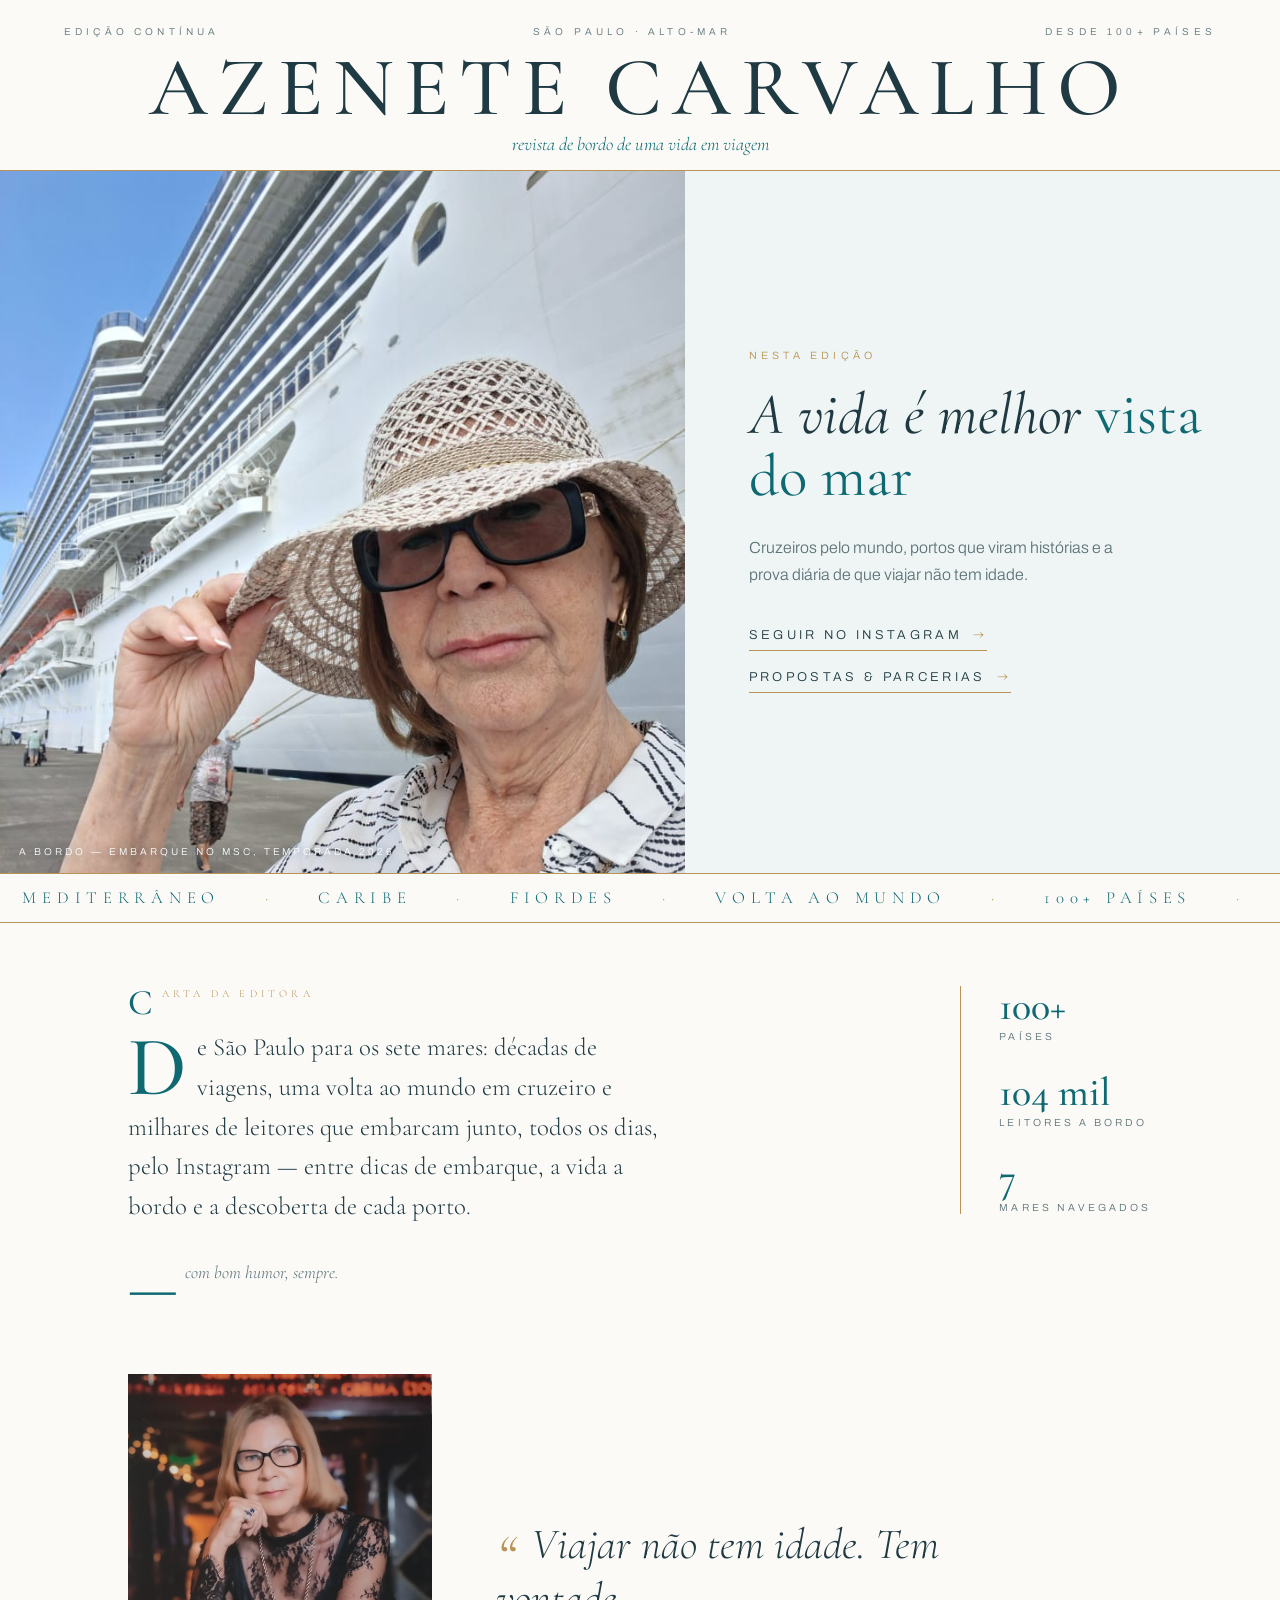
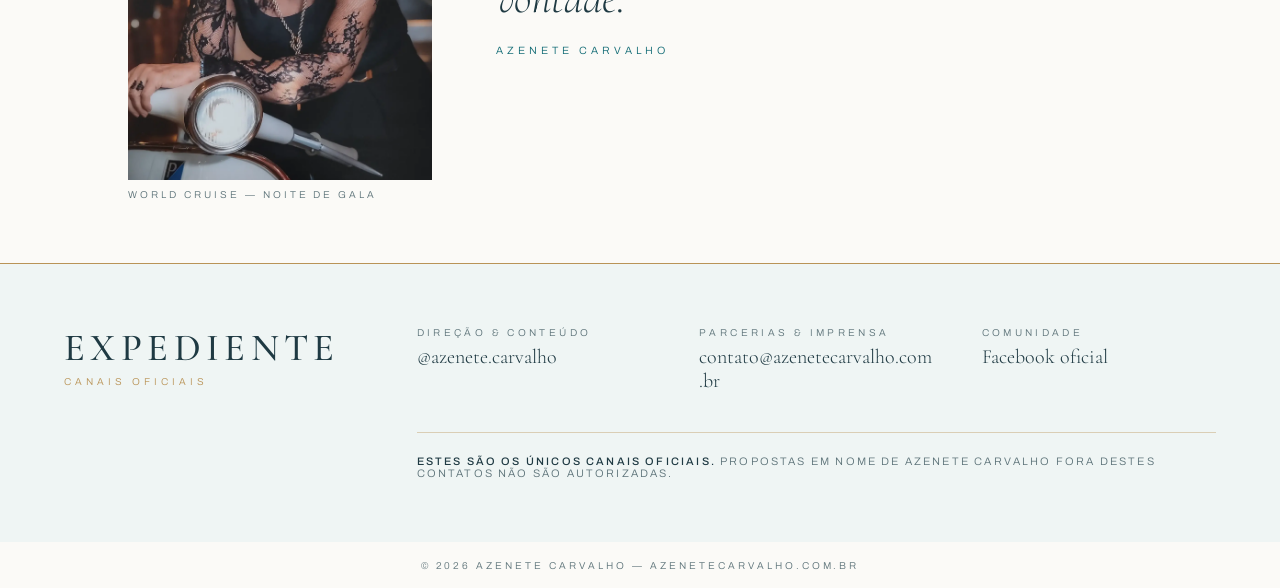
<file: index-v3-revista.html>
<!DOCTYPE html>
<html lang="pt-BR">
<head>
<meta charset="UTF-8">
<meta name="viewport" content="width=device-width, initial-scale=1.0">
<title>Azenete Carvalho — Revista de Bordo</title>
<meta name="description" content="Azenete Carvalho, criadora de conteúdo de viagens. Cruzeiros, 100+ países e histórias de cada porto. Contato oficial para parcerias.">
<link rel="preconnect" href="https://fonts.googleapis.com">
<link rel="preconnect" href="https://fonts.gstatic.com" crossorigin>
<link href="https://fonts.googleapis.com/css2?family=Cormorant+Garamond:ital,wght@0,400;0,500;0,600;1,400;1,500&family=Archivo:wght@300;400;500;600&display=swap" rel="stylesheet">
<style>
  :root{
    --porcelana:#FBFAF7;
    --espuma:#EFF5F4;
    --agua:#D8E9EA;
    --lagoa:#0E6973;
    --ouro:#B99356;
    --tinta:#1F3A43;
    --cinza:#5C7278;
  }
  *{margin:0;padding:0;box-sizing:border-box;}
  html{scroll-behavior:smooth;}
  body{
    font-family:'Archivo',sans-serif;
    background:var(--porcelana);
    color:var(--tinta);
    font-weight:300;
  }
  ::selection{background:var(--agua);}
  a:focus-visible{outline:2px solid var(--lagoa);outline-offset:3px;}
  img{display:block;}

  /* ===== MASTHEAD ===== */
  .masthead{
    text-align:center;
    padding:1.6rem 5vw .9rem;
    border-bottom:1px solid var(--ouro);
  }
  .masthead .edicao{
    font-size:.62rem;letter-spacing:.42em;text-transform:uppercase;
    color:var(--cinza);
    display:flex;justify-content:space-between;align-items:center;
    max-width:72rem;margin:0 auto .7rem;
  }
  .masthead h1{
    font-family:'Cormorant Garamond',serif;
    font-weight:500;
    font-size:clamp(2.4rem,7vw,5.2rem);
    letter-spacing:.12em;
    text-transform:uppercase;
    line-height:.95;
  }
  .masthead .lema{
    font-family:'Cormorant Garamond',serif;
    font-style:italic;
    font-size:clamp(.95rem,1.6vw,1.15rem);
    color:var(--lagoa);
    margin-top:.4rem;
  }

  /* ===== CAPA (split) ===== */
  .capa{
    display:grid;
    grid-template-columns:1.15fr 1fr;
    min-height:78vh;
  }
  .capa-foto{
    position:relative;
    overflow:hidden;
  }
  .capa-foto img{
    width:100%;height:100%;
    object-fit:cover;object-position:center 18%;
    position:absolute;inset:0;
  }
  .capa-foto .legenda{
    position:absolute;left:1.2rem;bottom:1rem;
    font-size:.62rem;letter-spacing:.3em;text-transform:uppercase;
    color:#fff;
    text-shadow:0 1px 8px rgba(20,50,60,.55);
  }
  .capa-texto{
    background:var(--espuma);
    display:flex;flex-direction:column;justify-content:center;
    padding:4rem clamp(2rem,5vw,5rem);
    position:relative;
  }
  .capa-texto .eyebrow{
    font-size:.66rem;letter-spacing:.4em;text-transform:uppercase;
    color:var(--ouro);
    margin-bottom:1.4rem;
  }
  .capa-texto h2{
    font-family:'Cormorant Garamond',serif;
    font-weight:400;font-style:italic;
    font-size:clamp(2.3rem,4.6vw,4rem);
    line-height:1.06;
    margin-bottom:1.6rem;
  }
  .capa-texto h2 span{
    font-style:normal;color:var(--lagoa);
  }
  .capa-texto p{
    font-size:1rem;color:var(--cinza);
    max-width:24rem;line-height:1.7;
    margin-bottom:2.2rem;
  }
  .links-editoriais{display:flex;flex-direction:column;gap:.9rem;}
  .links-editoriais a{
    display:inline-flex;align-items:baseline;gap:.7rem;
    width:fit-content;
    text-decoration:none;
    color:var(--tinta);
    font-size:.8rem;letter-spacing:.26em;text-transform:uppercase;
    border-bottom:1px solid var(--ouro);
    padding-bottom:.35rem;
    transition:color .25s,border-color .25s,gap .25s;
  }
  .links-editoriais a::after{
    content:"→";
    font-family:'Cormorant Garamond',serif;
    font-size:1.05rem;
    color:var(--ouro);
    transition:transform .25s;
  }
  .links-editoriais a:hover{color:var(--lagoa);border-color:var(--lagoa);gap:1.1rem;}
  .links-editoriais a:hover::after{transform:translateX(4px);}

  /* ===== LETREIRO (marquee) ===== */
  .letreiro{
    border-top:1px solid var(--ouro);
    border-bottom:1px solid var(--ouro);
    overflow:hidden;
    padding:.85rem 0;
    background:var(--porcelana);
  }
  .letreiro-faixa{
    display:flex;width:max-content;
    animation:navegar 38s linear infinite;
  }
  .letreiro span{
    font-family:'Cormorant Garamond',serif;
    font-size:1.05rem;letter-spacing:.34em;text-transform:uppercase;
    color:var(--lagoa);
    padding:0 1.4rem;
    white-space:nowrap;
  }
  .letreiro span i{
    font-style:normal;color:var(--ouro);
    padding-left:2.8rem;
  }
  @keyframes navegar{
    from{transform:translateX(0);}
    to{transform:translateX(-50%);}
  }
  @media (prefers-reduced-motion:reduce){
    .letreiro-faixa{animation:none;}
  }

  /* ===== MATÉRIA ===== */
  .materia{
    display:grid;
    grid-template-columns:1fr auto;
    gap:clamp(2.5rem,6vw,6rem);
    max-width:72rem;
    margin:0 auto;
    padding:clamp(3rem,7vh,5.5rem) 5vw;
    align-items:start;
  }
  .materia-texto .titulo-secao{
    font-size:.66rem;letter-spacing:.4em;text-transform:uppercase;
    color:var(--ouro);
    margin-bottom:1.6rem;
  }
  .materia-texto p{
    font-family:'Cormorant Garamond',serif;
    font-size:clamp(1.25rem,2vw,1.55rem);
    line-height:1.6;
    max-width:34rem;
    color:var(--tinta);
  }
  .materia-texto p::first-letter{
    font-size:3.4em;
    float:left;
    line-height:.82;
    padding:.06em .12em 0 0;
    color:var(--lagoa);
    font-weight:500;
  }
  .materia-texto .assine{
    margin-top:2rem;
    font-family:'Cormorant Garamond',serif;
    font-style:italic;
    font-size:1.1rem;
    color:var(--cinza);
  }
  /* coluna lateral com números, estilo sumário */
  .sumario{
    border-left:1px solid var(--ouro);
    padding-left:clamp(1.4rem,3vw,2.4rem);
    display:flex;flex-direction:column;gap:1.8rem;
    min-width:12rem;
  }
  .sumario div strong{
    font-family:'Cormorant Garamond',serif;
    font-weight:500;
    font-size:2.5rem;
    color:var(--lagoa);
    display:block;line-height:1;
  }
  .sumario div span{
    font-size:.64rem;letter-spacing:.3em;text-transform:uppercase;
    color:var(--cinza);
  }

  /* ===== RETRATO + CITAÇÃO ===== */
  .retrato{
    display:grid;
    grid-template-columns:auto 1fr;
    gap:clamp(2rem,5vw,4.5rem);
    align-items:center;
    max-width:72rem;
    margin:0 auto;
    padding:0 5vw clamp(3rem,7vh,5.5rem);
  }
  .retrato figure{position:relative;}
  .retrato img{
    width:clamp(13rem,24vw,19rem);
    aspect-ratio:3/4;
    object-fit:cover;object-position:center 12%;
  }
  .retrato figcaption{
    margin-top:.6rem;
    font-size:.62rem;letter-spacing:.3em;text-transform:uppercase;
    color:var(--cinza);
  }
  .retrato blockquote{
    font-family:'Cormorant Garamond',serif;
    font-style:italic;
    font-size:clamp(1.7rem,3.4vw,2.7rem);
    line-height:1.25;
    color:var(--tinta);
    max-width:30rem;
  }
  .retrato blockquote::before{
    content:"“";
    color:var(--ouro);
    font-size:1.4em;
    line-height:0;
    vertical-align:-.28em;
    padding-right:.08em;
  }
  .retrato cite{
    display:block;
    margin-top:1.2rem;
    font-family:'Archivo',sans-serif;
    font-style:normal;
    font-size:.66rem;letter-spacing:.38em;text-transform:uppercase;
    color:var(--lagoa);
  }

  /* ===== EXPEDIENTE (contatos) ===== */
  .expediente{
    background:var(--espuma);
    border-top:1px solid var(--ouro);
    padding:clamp(3rem,7vh,4.5rem) 5vw;
  }
  .expediente-inner{
    max-width:72rem;margin:0 auto;
    display:grid;
    grid-template-columns:auto 1fr;
    gap:clamp(2.5rem,6vw,6rem);
    align-items:start;
  }
  .expediente h3{
    font-family:'Cormorant Garamond',serif;
    font-weight:500;
    font-size:clamp(1.7rem,3vw,2.4rem);
    text-transform:uppercase;letter-spacing:.14em;
    line-height:1.1;
  }
  .expediente h3 small{
    display:block;
    font-family:'Archivo',sans-serif;
    font-weight:300;
    font-size:.62rem;letter-spacing:.4em;
    color:var(--ouro);
    margin-top:.5rem;
  }
  .creditos{
    display:grid;
    grid-template-columns:repeat(auto-fit,minmax(14rem,1fr));
    gap:1.8rem 3rem;
  }
  .creditos dt{
    font-size:.62rem;letter-spacing:.34em;text-transform:uppercase;
    color:var(--cinza);
    margin-bottom:.45rem;
  }
  .creditos dd a{
    font-family:'Cormorant Garamond',serif;
    font-size:1.25rem;
    color:var(--tinta);
    text-decoration:none;
    border-bottom:1px solid transparent;
    transition:color .25s,border-color .25s;
    overflow-wrap:anywhere;
  }
  .creditos dd a:hover{color:var(--lagoa);border-color:var(--ouro);}
  .aviso-oficial{
    grid-column:1/-1;
    margin-top:.6rem;
    padding-top:1.4rem;
    border-top:1px solid rgba(185,147,86,.4);
    font-size:.68rem;letter-spacing:.2em;text-transform:uppercase;
    color:var(--cinza);
  }
  .aviso-oficial b{color:var(--tinta);font-weight:500;}

  footer{
    text-align:center;
    padding:1.1rem 5vw;
    font-size:.62rem;letter-spacing:.3em;text-transform:uppercase;
    color:var(--cinza);
  }

  /* ===== ANIMAÇÃO DE ENTRADA ===== */
  @media (prefers-reduced-motion:no-preference){
    .masthead,.capa-texto>*{animation:folha .8s ease both;}
    .capa-texto .eyebrow{animation-delay:.1s;}
    .capa-texto h2{animation-delay:.18s;}
    .capa-texto p{animation-delay:.26s;}
    .capa-texto .links-editoriais{animation-delay:.34s;}
    @keyframes folha{
      from{opacity:0;transform:translateY(14px);}
      to{opacity:1;transform:none;}
    }
  }

  /* ===== RESPONSIVO ===== */
  @media (max-width:860px){
    .masthead .edicao{flex-direction:column;gap:.3rem;}
    .capa{grid-template-columns:1fr;min-height:unset;}
    .capa-foto{height:56vh;position:relative;}
    .capa-texto{padding:2.6rem 7vw 3rem;}
    .materia{grid-template-columns:1fr;gap:2.2rem;}
    .sumario{
      border-left:none;border-top:1px solid var(--ouro);
      padding:1.6rem 0 0;
      flex-direction:row;justify-content:space-between;flex-wrap:wrap;gap:1.2rem;
    }
    .retrato{grid-template-columns:1fr;justify-items:center;text-align:center;}
    .retrato blockquote{max-width:100%;}
    .expediente-inner{grid-template-columns:1fr;gap:2rem;}
  }
</style>
</head>
<body>

<header class="masthead">
  <div class="edicao">
    <span>Edição contínua</span>
    <span>São Paulo · Alto-mar</span>
    <span>Desde 100+ países</span>
  </div>
  <h1>Azenete Carvalho</h1>
  <p class="lema">revista de bordo de uma vida em viagem</p>
</header>

<section class="capa">
  <div class="capa-foto">
    <img src="azenete-navio.jpg" alt="Azenete Carvalho no porto, em frente a um navio de cruzeiro">
    <span class="legenda">A bordo — embarque no MSC, temporada 2026</span>
  </div>
  <div class="capa-texto">
    <span class="eyebrow">Nesta edição</span>
    <h2>A vida é melhor <span>vista do mar</span></h2>
    <p>Cruzeiros pelo mundo, portos que viram histórias e a prova diária de que viajar não tem idade.</p>
    <nav class="links-editoriais" aria-label="Links principais">
      <a href="https://www.instagram.com/azenete.carvalho" target="_blank" rel="noopener">Seguir no Instagram</a>
      <a href="mailto:contato@azenetecarvalho.com.br">Propostas &amp; parcerias</a>
    </nav>
  </div>
</section>

<div class="letreiro" aria-hidden="true">
  <div class="letreiro-faixa">
    <span>Mediterrâneo<i>·</i></span><span>Caribe<i>·</i></span><span>Fiordes<i>·</i></span><span>Volta ao mundo<i>·</i></span><span>100+ países<i>·</i></span><span>Alto-mar<i>·</i></span>
    <span>Mediterrâneo<i>·</i></span><span>Caribe<i>·</i></span><span>Fiordes<i>·</i></span><span>Volta ao mundo<i>·</i></span><span>100+ países<i>·</i></span><span>Alto-mar<i>·</i></span>
  </div>
</div>

<section class="materia">
  <div class="materia-texto">
    <p class="titulo-secao" role="heading" aria-level="2">Carta da editora</p>
    <p>De São Paulo para os sete mares: décadas de viagens, uma volta ao mundo em cruzeiro e milhares de leitores que embarcam junto, todos os dias, pelo Instagram — entre dicas de embarque, a vida a bordo e a descoberta de cada porto.</p>
    <p class="assine">— com bom humor, sempre.</p>
  </div>
  <aside class="sumario" aria-label="Em números">
    <div><strong>100+</strong><span>países</span></div>
    <div><strong>104 mil</strong><span>leitores a bordo</span></div>
    <div><strong>7</strong><span>mares navegados</span></div>
  </aside>
</section>

<section class="retrato">
  <figure>
    <img src="azenete-retrato.png" alt="Retrato de Azenete Carvalho durante cruzeiro de volta ao mundo">
    <figcaption>World Cruise — noite de gala</figcaption>
  </figure>
  <blockquote>
    Viajar não tem idade. Tem vontade.
    <cite>Azenete Carvalho</cite>
  </blockquote>
</section>

<section class="expediente" id="contato">
  <div class="expediente-inner">
    <h3>Expediente<small>canais oficiais</small></h3>
    <dl class="creditos">
      <div>
        <dt>Direção &amp; conteúdo</dt>
        <dd><a href="https://www.instagram.com/azenete.carvalho" target="_blank" rel="noopener">@azenete.carvalho</a></dd>
      </div>
      <div>
        <dt>Parcerias &amp; imprensa</dt>
        <dd><a href="mailto:contato@azenetecarvalho.com.br">contato@azenetecarvalho.com.br</a></dd>
      </div>
      <div>
        <dt>Comunidade</dt>
        <dd><a href="https://www.facebook.com/share/17AZVRUCJy/" target="_blank" rel="noopener">Facebook oficial</a></dd>
      </div>
      <p class="aviso-oficial"><b>Estes são os únicos canais oficiais.</b> Propostas em nome de Azenete Carvalho fora destes contatos não são autorizadas.</p>
    </dl>
  </div>
</section>

<footer>© 2026 Azenete Carvalho — azenetecarvalho.com.br</footer>

</body>
</html>
</file>
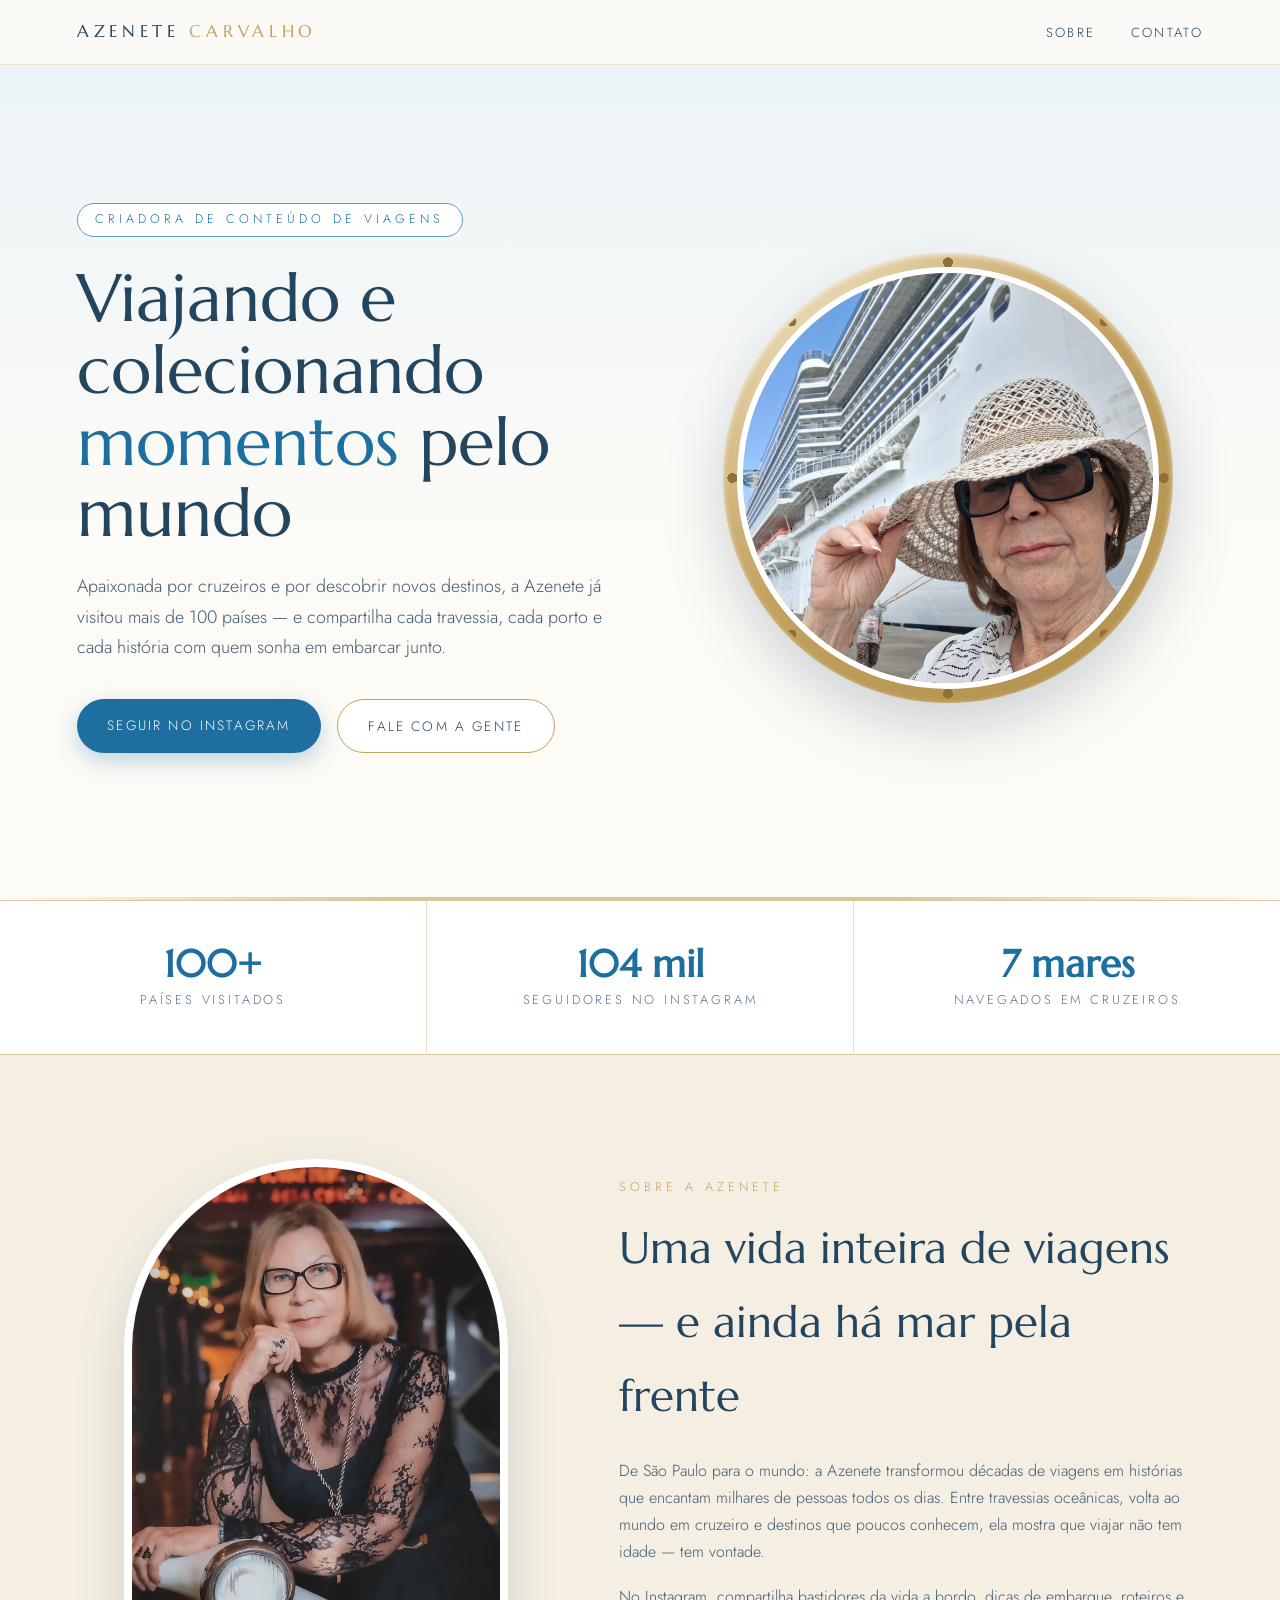
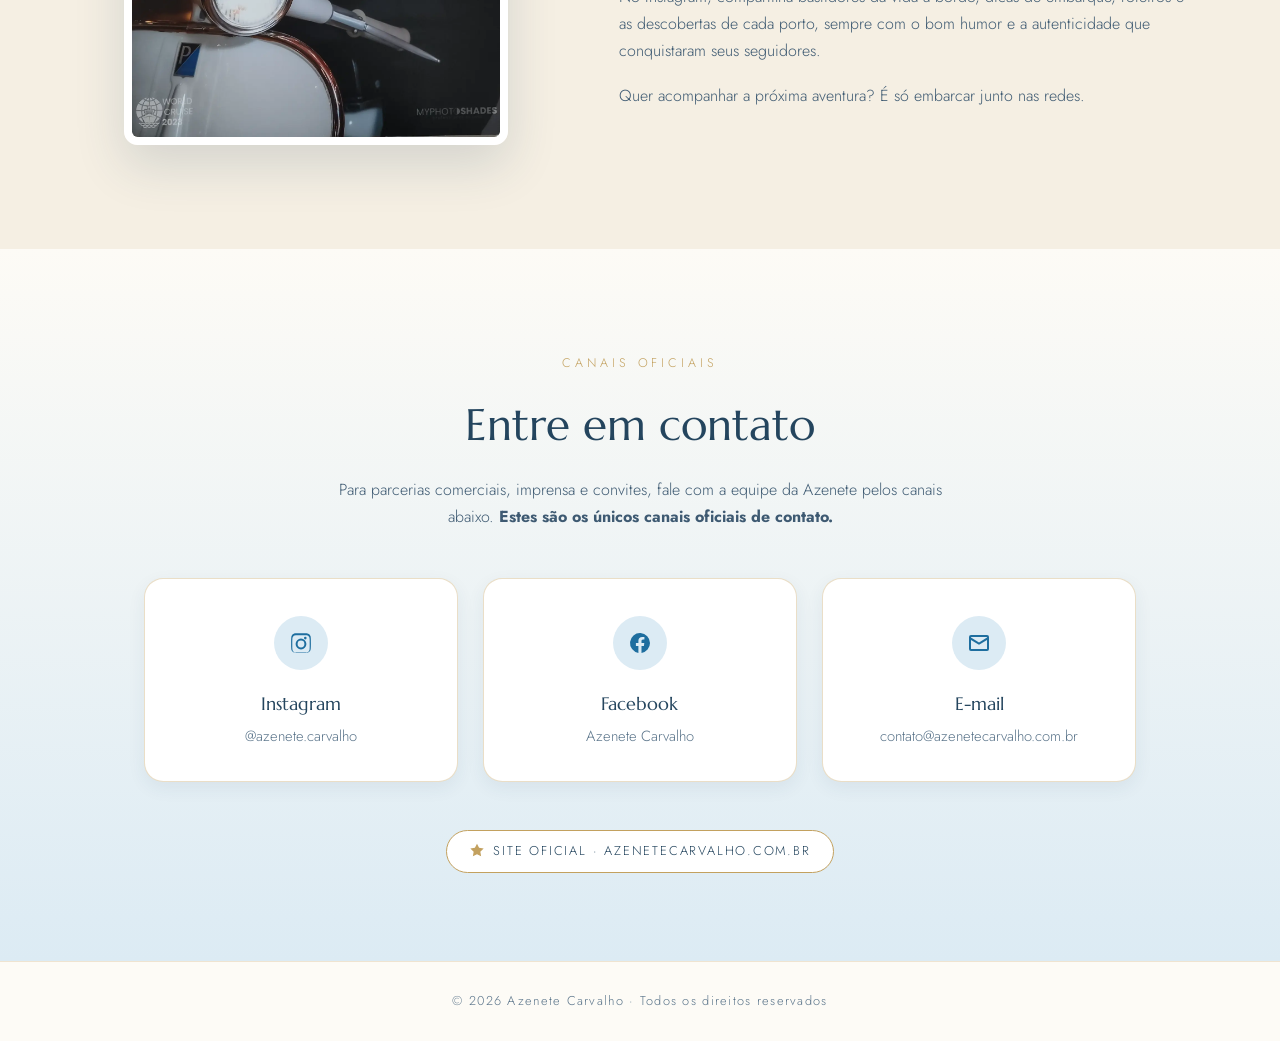
<file: index_bkp.html>
<!DOCTYPE html>
<html lang="pt-BR">
<head>
<meta charset="UTF-8">
<meta name="viewport" content="width=device-width, initial-scale=1.0">
<title>Azenete Carvalho — Viajando e Colecionando Momentos</title>
<meta name="description" content="Azenete Carvalho, criadora de conteúdo de viagens e apaixonada por cruzeiros. Mais de 100 países visitados. Contato oficial para parcerias.">
<link rel="preconnect" href="https://fonts.googleapis.com">
<link rel="preconnect" href="https://fonts.gstatic.com" crossorigin>
<link href="https://fonts.googleapis.com/css2?family=Marcellus&family=Jost:ital,wght@0,300;0,400;0,500;1,400&display=swap" rel="stylesheet">
<style>
  :root{
    --marfim:#FDFBF6;
    --areia:#F5EFE3;
    --celeste:#DCEBF4;
    --oceano:#1E6E9F;
    --oceano-claro:#5D9EC4;
    --champagne:#C3A15F;
    --champagne-claro:#E4D3AC;
    --marinho:#24455E;
    --branco:#FFFFFF;
  }
  *{margin:0;padding:0;box-sizing:border-box;}
  html{scroll-behavior:smooth;}
  body{
    font-family:'Jost',sans-serif;
    background:var(--marfim);
    color:var(--marinho);
    font-weight:300;
    line-height:1.7;
  }
  h1,h2,h3{font-family:'Marcellus',serif;font-weight:400;}

  /* ===== NAV ===== */
  nav{
    position:fixed;top:0;left:0;right:0;z-index:50;
    display:flex;justify-content:space-between;align-items:center;
    padding:1.1rem 6vw;
    background:rgba(253,251,246,.88);
    backdrop-filter:blur(10px);
    border-bottom:1px solid rgba(195,161,95,.25);
  }
  nav .marca{
    font-family:'Marcellus',serif;
    font-size:1.05rem;letter-spacing:.28em;text-transform:uppercase;
    color:var(--marinho);text-decoration:none;
  }
  nav .marca span{color:var(--champagne);}
  nav ul{display:flex;gap:2.2rem;list-style:none;}
  nav ul a{
    text-decoration:none;color:var(--marinho);
    font-size:.82rem;letter-spacing:.18em;text-transform:uppercase;
    transition:color .25s;
  }
  nav ul a:hover,nav ul a:focus-visible{color:var(--oceano);}
  a:focus-visible{outline:2px solid var(--oceano);outline-offset:3px;border-radius:2px;}

  /* ===== HERO ===== */
  .hero{
    min-height:100vh;
    display:grid;
    grid-template-columns:1.05fr .95fr;
    align-items:center;
    gap:4vw;
    padding:8.5rem 6vw 5rem;
    background:linear-gradient(180deg,#EAF3F9 0%,var(--marfim) 62%);
    position:relative;
    overflow:hidden;
  }
  .hero::after{ /* linha do horizonte */
    content:"";
    position:absolute;left:0;right:0;bottom:0;height:3px;
    background:linear-gradient(90deg,transparent,var(--champagne) 30%,var(--champagne) 70%,transparent);
    opacity:.6;
  }
  .hero-texto .rotulo{
    display:inline-block;
    font-size:.78rem;letter-spacing:.32em;text-transform:uppercase;
    color:var(--oceano);
    border:1px solid var(--oceano-claro);
    border-radius:999px;
    padding:.35rem 1.1rem;
    margin-bottom:1.6rem;
    background:var(--branco);
  }
  .hero-texto h1{
    font-size:clamp(2.6rem,5.2vw,4.3rem);
    line-height:1.08;
    color:var(--marinho);
    margin-bottom:1.3rem;
  }
  .hero-texto h1 em{
    font-style:normal;color:var(--oceano);
  }
  .hero-texto p.sub{
    font-size:1.12rem;
    max-width:34rem;
    color:#3E5A72;
    margin-bottom:2.3rem;
  }
  .hero-cta{display:flex;gap:1rem;flex-wrap:wrap;}
  .btn{
    text-decoration:none;
    font-size:.85rem;letter-spacing:.16em;text-transform:uppercase;
    padding:.9rem 1.9rem;border-radius:999px;
    transition:transform .25s,box-shadow .25s,background .25s;
  }
  .btn-primario{
    background:var(--oceano);color:var(--branco);
    box-shadow:0 8px 22px rgba(30,110,159,.28);
  }
  .btn-primario:hover{transform:translateY(-2px);box-shadow:0 12px 26px rgba(30,110,159,.34);}
  .btn-contorno{
    color:var(--marinho);
    border:1px solid var(--champagne);
    background:var(--branco);
  }
  .btn-contorno:hover{background:var(--champagne-claro);}

  /* Escotilha — assinatura visual */
  .escotilha-wrap{display:flex;justify-content:center;}
  .escotilha{
    width:min(30rem,88%);
    aspect-ratio:1/1;
    border-radius:50%;
    padding:14px;
    background:
      radial-gradient(circle at 30% 25%,#F3E7C9,var(--champagne) 55%,#A98844 100%);
    box-shadow:
      0 24px 60px rgba(36,69,94,.22),
      inset 0 2px 6px rgba(255,255,255,.7);
    position:relative;
  }
  .escotilha::before{ /* parafusos da escotilha */
    content:"";
    position:absolute;inset:4px;
    border-radius:50%;
    background:
      radial-gradient(circle 5px at 50% 1.2%,#8F7136 98%,transparent),
      radial-gradient(circle 5px at 98.8% 50%,#8F7136 98%,transparent),
      radial-gradient(circle 5px at 50% 98.8%,#8F7136 98%,transparent),
      radial-gradient(circle 5px at 1.2% 50%,#8F7136 98%,transparent),
      radial-gradient(circle 5px at 85.4% 14.6%,#8F7136 98%,transparent),
      radial-gradient(circle 5px at 85.4% 85.4%,#8F7136 98%,transparent),
      radial-gradient(circle 5px at 14.6% 85.4%,#8F7136 98%,transparent),
      radial-gradient(circle 5px at 14.6% 14.6%,#8F7136 98%,transparent);
  }
  .escotilha img{
    width:100%;height:100%;
    object-fit:cover;object-position:center 22%;
    border-radius:50%;
    display:block;
    border:6px solid var(--branco);
  }

  /* ===== FAIXA DE NÚMEROS ===== */
  .numeros{
    display:grid;
    grid-template-columns:repeat(3,1fr);
    gap:1px;
    background:rgba(195,161,95,.35);
    border-top:1px solid rgba(195,161,95,.35);
    border-bottom:1px solid rgba(195,161,95,.35);
  }
  .numeros div{
    background:var(--branco);
    text-align:center;
    padding:2.6rem 1rem;
  }
  .numeros strong{
    font-family:'Marcellus',serif;
    font-size:2.4rem;color:var(--oceano);
    display:block;line-height:1.1;
  }
  .numeros span{
    font-size:.8rem;letter-spacing:.22em;text-transform:uppercase;color:#5A748A;
  }

  /* ===== SOBRE ===== */
  .sobre{
    display:grid;
    grid-template-columns:.9fr 1.1fr;
    gap:5vw;
    align-items:center;
    padding:6.5rem 6vw;
    background:var(--areia);
  }
  .sobre-foto{
    border-radius:14rem 14rem 1rem 1rem; /* janela de convés */
    overflow:hidden;
    border:8px solid var(--branco);
    box-shadow:0 20px 50px rgba(36,69,94,.16);
    max-width:24rem;
    justify-self:center;
  }
  .sobre-foto img{width:100%;display:block;}
  .eyebrow{
    font-size:.78rem;letter-spacing:.32em;text-transform:uppercase;
    color:var(--champagne);
    display:block;margin-bottom:.9rem;
  }
  .sobre h2{font-size:clamp(1.9rem,3.4vw,2.8rem);margin-bottom:1.4rem;}
  .sobre p{margin-bottom:1.1rem;max-width:36rem;color:#3E5A72;}

  /* ===== CONTATO ===== */
  .contato{
    padding:6.5rem 6vw 5.5rem;
    text-align:center;
    background:
      linear-gradient(180deg,var(--marfim) 0%,var(--celeste) 100%);
  }
  .contato h2{font-size:clamp(1.9rem,3.4vw,2.8rem);margin-bottom:.8rem;}
  .contato .aviso{
    max-width:38rem;margin:0 auto 3rem;color:#3E5A72;
  }
  .cartoes{
    display:grid;
    grid-template-columns:repeat(3,minmax(0,1fr));
    gap:1.6rem;
    max-width:62rem;
    margin:0 auto;
  }
  .cartao{
    background:var(--branco);
    border:1px solid rgba(195,161,95,.35);
    border-radius:1.2rem;
    padding:2.3rem 1.6rem 2rem;
    text-decoration:none;
    color:var(--marinho);
    transition:transform .25s,box-shadow .25s,border-color .25s;
    box-shadow:0 6px 18px rgba(36,69,94,.07);
  }
  .cartao:hover{
    transform:translateY(-5px);
    box-shadow:0 16px 34px rgba(36,69,94,.14);
    border-color:var(--champagne);
  }
  .cartao .icone{
    width:3.4rem;height:3.4rem;
    margin:0 auto 1.1rem;
    border-radius:50%;
    background:var(--celeste);
    display:flex;align-items:center;justify-content:center;
    color:var(--oceano);
  }
  .cartao .icone svg{width:1.5rem;height:1.5rem;fill:currentColor;}
  .cartao h3{font-size:1.15rem;margin-bottom:.3rem;}
  .cartao p{font-size:.92rem;color:#5A748A;word-break:break-word;}
  .selo-oficial{
    display:inline-flex;align-items:center;gap:.5rem;
    margin-top:3rem;
    font-size:.8rem;letter-spacing:.14em;text-transform:uppercase;
    color:var(--marinho);
    background:var(--branco);
    border:1px solid var(--champagne);
    border-radius:999px;
    padding:.6rem 1.4rem;
  }
  .selo-oficial svg{width:1rem;height:1rem;fill:var(--champagne);}

  footer{
    text-align:center;
    padding:1.8rem 6vw;
    font-size:.8rem;
    letter-spacing:.1em;
    color:#5A748A;
    background:var(--marfim);
    border-top:1px solid rgba(195,161,95,.25);
  }

  /* ===== ANIMAÇÕES ===== */
  @media (prefers-reduced-motion:no-preference){
    .hero-texto,.escotilha-wrap{animation:surgir .9s ease both;}
    .escotilha-wrap{animation-delay:.15s;}
    @keyframes surgir{
      from{opacity:0;transform:translateY(22px);}
      to{opacity:1;transform:none;}
    }
  }

  /* ===== RESPONSIVO ===== */
  @media (max-width:900px){
    nav ul{display:none;}
    .hero{grid-template-columns:1fr;text-align:center;padding-top:7rem;}
    .hero-texto p.sub{margin-inline:auto;}
    .hero-cta{justify-content:center;}
    .escotilha{width:min(20rem,80%);}
    .sobre{grid-template-columns:1fr;text-align:center;}
    .sobre p{margin-inline:auto;}
    .numeros{grid-template-columns:1fr;}
    .cartoes{grid-template-columns:1fr;max-width:26rem;}
  }
</style>
</head>
<body>

<nav>
  <a class="marca" href="#inicio">Azenete <span>Carvalho</span></a>
  <ul>
    <li><a href="#sobre">Sobre</a></li>
    <li><a href="#contato">Contato</a></li>
  </ul>
</nav>

<header class="hero" id="inicio">
  <div class="hero-texto">
    <span class="rotulo">Criadora de conteúdo de viagens</span>
    <h1>Viajando e colecionando <em>momentos</em> pelo mundo</h1>
    <p class="sub">Apaixonada por cruzeiros e por descobrir novos destinos, a Azenete já visitou mais de 100 países — e compartilha cada travessia, cada porto e cada história com quem sonha em embarcar junto.</p>
    <div class="hero-cta">
      <a class="btn btn-primario" href="https://www.instagram.com/azenete.carvalho" target="_blank" rel="noopener">Seguir no Instagram</a>
      <a class="btn btn-contorno" href="#contato">Fale com a gente</a>
    </div>
  </div>
  <div class="escotilha-wrap">
    <div class="escotilha">
      <img src="azenete-navio.jpg" alt="Azenete Carvalho sorrindo em frente a um navio de cruzeiro, segurando seu chapéu de palha">
    </div>
  </div>
</header>

<section class="numeros" aria-label="Destaques">
  <div><strong>100+</strong><span>países visitados</span></div>
  <div><strong>104 mil</strong><span>seguidores no Instagram</span></div>
  <div><strong>7 mares</strong><span>navegados em cruzeiros</span></div>
</section>

<section class="sobre" id="sobre">
  <div class="sobre-foto">
    <img src="azenete-retrato.png" alt="Retrato elegante de Azenete Carvalho durante um cruzeiro de volta ao mundo">
  </div>
  <div>
    <span class="eyebrow">Sobre a Azenete</span>
    <h2>Uma vida inteira de viagens — e ainda há mar pela frente</h2>
    <p>De São Paulo para o mundo: a Azenete transformou décadas de viagens em histórias que encantam milhares de pessoas todos os dias. Entre travessias oceânicas, volta ao mundo em cruzeiro e destinos que poucos conhecem, ela mostra que viajar não tem idade — tem vontade.</p>
    <p>No Instagram, compartilha bastidores da vida a bordo, dicas de embarque, roteiros e as descobertas de cada porto, sempre com o bom humor e a autenticidade que conquistaram seus seguidores.</p>
    <p>Quer acompanhar a próxima aventura? É só embarcar junto nas redes.</p>
  </div>
</section>

<section class="contato" id="contato">
  <span class="eyebrow">Canais oficiais</span>
  <h2>Entre em contato</h2>
  <p class="aviso">Para parcerias comerciais, imprensa e convites, fale com a equipe da Azenete pelos canais abaixo. <strong>Estes são os únicos canais oficiais de contato.</strong></p>

  <div class="cartoes">
    <a class="cartao" href="https://www.instagram.com/azenete.carvalho" target="_blank" rel="noopener">
      <div class="icone">
        <svg viewBox="0 0 24 24" aria-hidden="true"><path d="M12 2.2c3.2 0 3.6 0 4.9.1 1.2.1 1.8.2 2.2.4.6.2 1 .5 1.4.9.4.4.7.8.9 1.4.2.4.4 1 .4 2.2.1 1.3.1 1.7.1 4.9s0 3.6-.1 4.9c-.1 1.2-.2 1.8-.4 2.2-.2.6-.5 1-.9 1.4-.4.4-.8.7-1.4.9-.4.2-1 .4-2.2.4-1.3.1-1.7.1-4.9.1s-3.6 0-4.9-.1c-1.2-.1-1.8-.2-2.2-.4-.6-.2-1-.5-1.4-.9-.4-.4-.7-.8-.9-1.4-.2-.4-.4-1-.4-2.2-.1-1.3-.1-1.7-.1-4.9s0-3.6.1-4.9c.1-1.2.2-1.8.4-2.2.2-.6.5-1 .9-1.4.4-.4.8-.7 1.4-.9.4-.2 1-.4 2.2-.4 1.3-.1 1.7-.1 4.9-.1zm0 2c-3.1 0-3.5 0-4.8.1-1.1.1-1.4.2-1.8.3-.4.2-.7.4-1 .7-.3.3-.5.6-.7 1-.1.4-.3.7-.3 1.8-.1 1.3-.1 1.7-.1 4.8s0 3.5.1 4.8c.1 1.1.2 1.4.3 1.8.2.4.4.7.7 1 .3.3.6.5 1 .7.4.1.7.3 1.8.3 1.3.1 1.7.1 4.8.1s3.5 0 4.8-.1c1.1-.1 1.4-.2 1.8-.3.4-.2.7-.4 1-.7.3-.3.5-.6.7-1 .1-.4.3-.7.3-1.8.1-1.3.1-1.7.1-4.8s0-3.5-.1-4.8c-.1-1.1-.2-1.4-.3-1.8-.2-.4-.4-.7-.7-1-.3-.3-.6-.5-1-.7-.4-.1-.7-.3-1.8-.3-1.3-.1-1.7-.1-4.8-.1zm0 3.4a5.4 5.4 0 1 1 0 10.8 5.4 5.4 0 0 1 0-10.8zm0 2a3.4 3.4 0 1 0 0 6.8 3.4 3.4 0 0 0 0-6.8zm5.6-2.5a1.3 1.3 0 1 1-2.6 0 1.3 1.3 0 0 1 2.6 0z"/></svg>
      </div>
      <h3>Instagram</h3>
      <p>@azenete.carvalho</p>
    </a>

    <a class="cartao" href="https://www.facebook.com/share/17AZVRUCJy/" target="_blank" rel="noopener">
      <div class="icone">
        <svg viewBox="0 0 24 24" aria-hidden="true"><path d="M22 12a10 10 0 1 0-11.6 9.9v-7H7.9V12h2.5V9.8c0-2.5 1.5-3.9 3.8-3.9 1.1 0 2.2.2 2.2.2v2.5h-1.3c-1.2 0-1.6.8-1.6 1.6V12h2.8l-.4 2.9h-2.4v7A10 10 0 0 0 22 12z"/></svg>
      </div>
      <h3>Facebook</h3>
      <p>Azenete Carvalho</p>
    </a>

    <a class="cartao" href="mailto:contato@azenetecarvalho.com.br">
      <div class="icone">
        <svg viewBox="0 0 24 24" aria-hidden="true"><path d="M20 4H4a2 2 0 0 0-2 2v12a2 2 0 0 0 2 2h16a2 2 0 0 0 2-2V6a2 2 0 0 0-2-2zm0 2v.5l-8 5-8-5V6h16zM4 18V8.9l7.5 4.7c.3.2.7.2 1 0L20 8.9V18H4z"/></svg>
      </div>
      <h3>E-mail</h3>
      <p>contato@azenetecarvalho.com.br</p>
    </a>
  </div>

  <div class="selo-oficial">
    <svg viewBox="0 0 24 24" aria-hidden="true"><path d="M12 1l3.1 6.3 6.9 1-5 4.9 1.2 6.8L12 16.8 5.8 20l1.2-6.8-5-4.9 6.9-1z"/></svg>
    Site oficial · azenetecarvalho.com.br
  </div>
</section>

<footer>
  © 2026 Azenete Carvalho · Todos os direitos reservados
</footer>

</body>
</html>
</file>
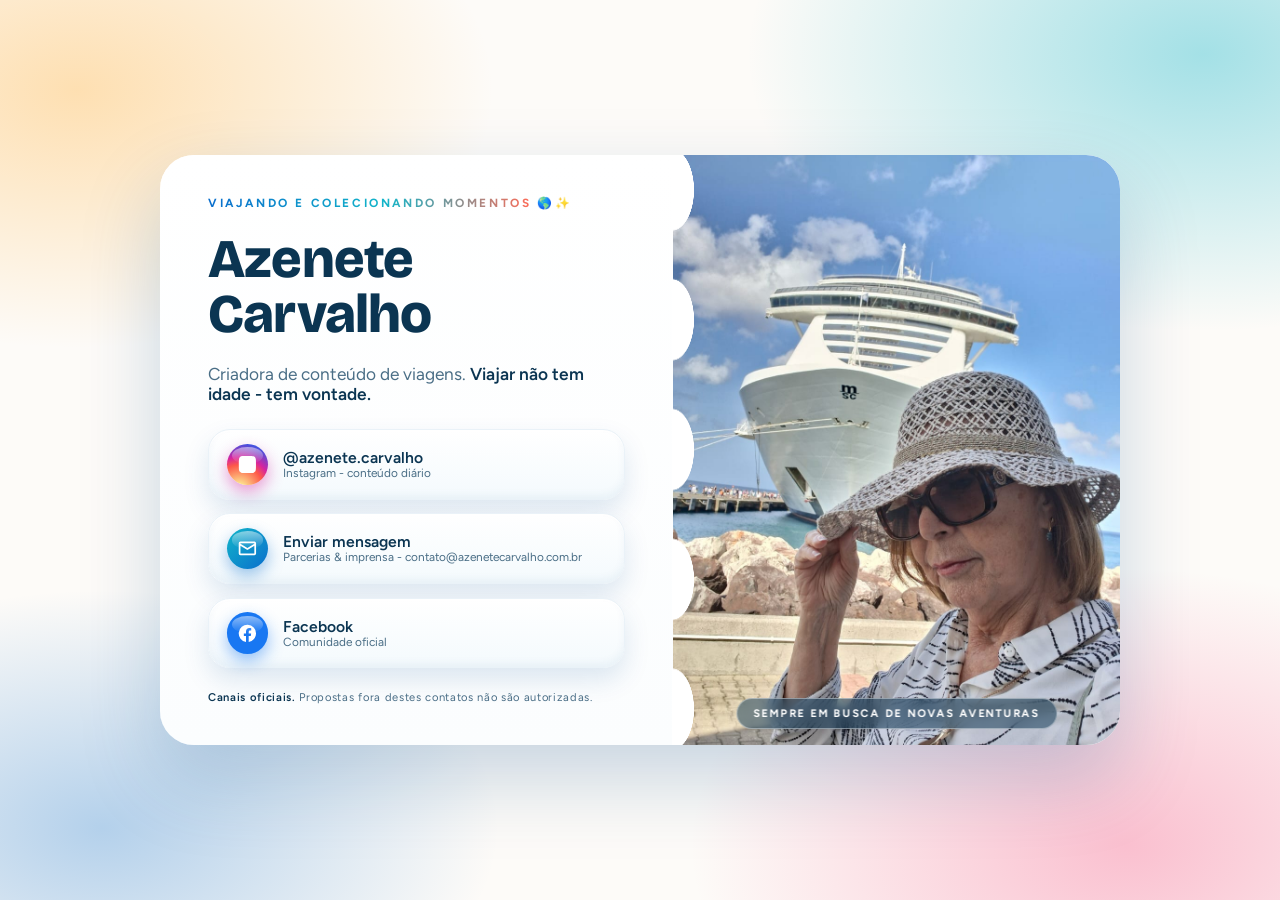
<file: index_bkp_17072026.html>
<!DOCTYPE html>
<html lang="pt-BR">
<head>
<meta charset="UTF-8">
<meta name="viewport" content="width=device-width, initial-scale=1.0">
<title>Dona Azenete - Cruzeiros &amp; Viagens</title>
<meta name="description" content="Azenete Carvalho, criadora de conteúdo de viagens. Canais oficiais de contato.">
<link rel="preconnect" href="https://fonts.googleapis.com">
<link rel="preconnect" href="https://fonts.gstatic.com" crossorigin>
<link href="https://fonts.googleapis.com/css2?family=Bricolage+Grotesque:wght@600;800&family=Figtree:wght@400;600;700&display=swap" rel="stylesheet">
<style>
  :root{
    --ceu:#EFF8FD;
    --turquesa:#12B5C9;
    --azul:#0A6ECD;
    --coral:#FF6B57;
    --rosa:#F4437A;
    --sol:#FFB648;
    --tinta:#0B3552;
    --suave:#4A6E86;
    --branco:#FFFFFF;
  }
  *{margin:0;padding:0;box-sizing:border-box;}
  html,body{height:100%;}
  body{
    font-family:'Figtree',sans-serif;
    color:var(--tinta);
    background:
      radial-gradient(42rem 26rem at 6% 10%,rgba(255,182,72,.4) 0%,transparent 62%),
      radial-gradient(46rem 28rem at 94% 6%,rgba(18,181,201,.38) 0%,transparent 62%),
      radial-gradient(44rem 28rem at 88% 94%,rgba(244,67,122,.32) 0%,transparent 62%),
      radial-gradient(40rem 24rem at 8% 92%,rgba(10,110,205,.3) 0%,transparent 62%),
      radial-gradient(30rem 20rem at 50% 50%,rgba(143,233,245,.22) 0%,transparent 70%),
      #FDFBF8;
    display:grid;
    place-items:center;
    padding:clamp(.8rem,2.5vh,2rem);
    overflow:hidden;
  }
  a:focus-visible{outline:3px solid var(--azul);outline-offset:3px;border-radius:8px;}

  .cartao{
    display:grid;
    grid-template-columns:minmax(0,1.15fr) minmax(0,1fr);
    width:min(60rem,100%);
    max-height:min(92svh,44rem);
    background:linear-gradient(180deg,#FFFFFF,#FBFDFE);
    border-radius:34px;
    box-shadow:
      0 34px 80px rgba(11,78,143,.22),
      inset 0 2px 0 rgba(255,255,255,.9);
    overflow:hidden;
  }

  /* ===== texto ===== */
  .info{
    padding:clamp(1.6rem,4.5vh,3.2rem) clamp(1.5rem,4vw,3rem);
    display:flex;flex-direction:column;justify-content:center;gap:clamp(.9rem,2.4vh,1.4rem);
    min-width:0;
  }
  .info .ola{
    font-size:.74rem;font-weight:700;letter-spacing:.22em;text-transform:uppercase;
  }
  .info .ola .grad{
    background:linear-gradient(90deg,var(--azul),var(--turquesa) 55%,var(--coral));
    -webkit-background-clip:text;background-clip:text;color:transparent;
  }
  .info h1{
    font-family:'Bricolage Grotesque',sans-serif;
    font-weight:800;
    font-size:clamp(2rem,5.2vw,3.4rem);
    line-height:1.02;letter-spacing:-.015em;
  }
  .info .frase{
    font-size:clamp(.95rem,1.6vw,1.08rem);
    color:var(--suave);
    max-width:24rem;
  }
  .info .frase b{color:var(--tinta);font-weight:600;}

  .acoes{display:flex;flex-direction:column;gap:.85rem;margin-top:.2rem;}
  .acao{
    display:flex;align-items:center;gap:.95rem;
    text-decoration:none;
    font-weight:600;font-size:.98rem;
    color:var(--tinta);
    background:linear-gradient(180deg,#FFFFFF,#F4FAFD);
    border:1px solid #EAF2F8;
    border-radius:22px;
    padding:.85rem 1.1rem;
    box-shadow:
      0 12px 26px rgba(11,78,143,.13),
      inset 0 1.5px 0 rgba(255,255,255,.95),
      inset 0 -4px 8px rgba(11,78,143,.05);
    transition:transform .2s,box-shadow .2s;
  }
  .acao:hover{
    transform:translateY(-3px);
    box-shadow:
      0 18px 36px rgba(11,78,143,.19),
      inset 0 1.5px 0 rgba(255,255,255,.95),
      inset 0 -4px 8px rgba(11,78,143,.05);
  }
  .acao .ic{
    width:2.6rem;height:2.6rem;flex:none;
    border-radius:50%;
    display:grid;place-items:center;
    color:var(--branco);
    position:relative;
    overflow:hidden;
  }
  .acao .ic::after{ /* brilho de vidro na moeda */
    content:"";
    position:absolute;left:12%;top:8%;right:12%;height:42%;
    border-radius:50%;
    background:linear-gradient(180deg,rgba(255,255,255,.5),rgba(255,255,255,0));
  }
  .acao .ic svg{width:1.3rem;height:1.3rem;fill:currentColor;position:relative;z-index:1;}
  /* gradiente oficial do Instagram */
  .acao.insta .ic{
    background:radial-gradient(circle at 30% 110%,#FDF497 0%,#FDF497 5%,#FD5949 45%,#D6249F 60%,#285AEB 90%);
    box-shadow:0 7px 16px rgba(214,36,159,.45);
  }
  /* azul oficial do Facebook */
  .acao.face .ic{
    background:#1877F2;
    box-shadow:0 7px 16px rgba(24,119,242,.45);
  }
  .acao.mail .ic{
    background:linear-gradient(135deg,var(--turquesa),var(--azul));
    box-shadow:0 7px 16px rgba(10,110,205,.4);
  }
  .acao small{
    display:block;font-weight:400;font-size:.74rem;color:var(--suave);
    line-height:1.15;
  }
  .selo{
    font-size:.7rem;color:var(--suave);
    letter-spacing:.06em;
  }
  .selo b{color:var(--tinta);font-weight:600;}

  /* ===== foto ===== */
  .foto{
    position:relative;
    min-height:100%;
    min-width:0;
  }
  .foto img{
    position:absolute;inset:0;
    width:100%;height:100%;
    object-fit:cover;object-position:center 22%;
  }
  .foto::after{ /* onda que invade a foto */
    content:"";
    position:absolute;left:-1px;top:0;bottom:0;width:3.4rem;
    background:radial-gradient(2.2rem 50% at 0% 50%,var(--branco) 62%,transparent 63%) left center/100% 22% repeat-y;
  }
  .foto .badge{
    position:absolute;left:50%;bottom:1rem;transform:translateX(-50%);
    white-space:nowrap;
    font-size:.68rem;font-weight:700;letter-spacing:.16em;text-transform:uppercase;
    color:var(--branco);
    background:rgba(11,53,82,.5);
    backdrop-filter:blur(6px);
    border:1px solid rgba(255,255,255,.4);
    padding:.5rem 1rem;border-radius:999px;
  }

  @media (prefers-reduced-motion:no-preference){
    .cartao{animation:chegar .8s cubic-bezier(.2,.7,.3,1) both;}
    @keyframes chegar{from{opacity:0;transform:translateY(22px) scale(.985);}to{opacity:1;transform:none;}}
  }

  /* ===== MODAL (checkbox hack, sem JS) ===== */
  .modal-chave{position:absolute;opacity:0;pointer-events:none;}
  .modal-fundo{
    position:fixed;inset:0;z-index:60;
    display:grid;place-items:center;
    padding:1rem;
    background:rgba(11,53,82,.45);
    backdrop-filter:blur(7px);
    opacity:0;visibility:hidden;
    transition:opacity .3s,visibility .3s;
  }
  .modal-chave:checked ~ .modal-fundo{opacity:1;visibility:visible;}
  .modal-fechar-area{position:absolute;inset:0;cursor:pointer;}
  .modal{
    position:relative;
    width:min(26rem,100%);
    max-height:92svh;
    overflow:auto;
    background:linear-gradient(180deg,#FFFFFF,#F7FBFE);
    border-radius:26px;
    padding:1.8rem 1.7rem 1.7rem;
    box-shadow:0 30px 70px rgba(11,53,82,.35),inset 0 2px 0 rgba(255,255,255,.9);
    transform:translateY(16px) scale(.97);
    transition:transform .3s cubic-bezier(.2,.7,.3,1);
  }
  .modal-chave:checked ~ .modal-fundo .modal{transform:none;}
  .modal-x{
    position:absolute;top:.9rem;right:.9rem;
    width:2.1rem;height:2.1rem;
    display:grid;place-items:center;
    border-radius:50%;
    background:var(--ceu);
    color:var(--suave);
    font-size:.95rem;font-weight:700;
    cursor:pointer;
    transition:background .2s,color .2s;
  }
  .modal-x:hover{background:#FFE3EA;color:var(--rosa);}
  .modal h2{
    font-family:'Bricolage Grotesque',sans-serif;
    font-weight:800;font-size:1.45rem;letter-spacing:-.01em;
  }
  .modal-sub{font-size:.86rem;color:var(--suave);margin:.3rem 0 1.2rem;}
  .campo{margin-bottom:.9rem;}
  .campo label{
    display:block;
    font-size:.7rem;font-weight:700;letter-spacing:.14em;text-transform:uppercase;
    color:var(--suave);
    margin-bottom:.35rem;
  }
  .campo input,.campo textarea{
    width:100%;
    font-family:'Figtree',sans-serif;font-size:.95rem;
    color:var(--tinta);
    background:var(--branco);
    border:1.5px solid #DCEBF4;
    border-radius:14px;
    padding:.75rem .9rem;
    transition:border-color .2s,box-shadow .2s;
    resize:vertical;
  }
  .campo input:focus,.campo textarea:focus{
    outline:none;
    border-color:var(--turquesa);
    box-shadow:0 0 0 4px rgba(18,181,201,.18);
  }
  .enviar{
    width:100%;
    font-family:'Figtree',sans-serif;
    font-weight:700;font-size:1rem;
    color:var(--branco);
    background:linear-gradient(90deg,var(--coral),var(--rosa));
    border:none;border-radius:999px;
    padding:.95rem;
    cursor:pointer;
    box-shadow:0 12px 26px rgba(244,67,122,.4);
    transition:transform .2s,box-shadow .2s;
  }
  .enviar:hover{transform:translateY(-2px);box-shadow:0 16px 32px rgba(244,67,122,.5);}
  .acao.mail{cursor:pointer;}

  /* ===== mobile: foto no topo, tudo numa tela ===== */
  @media (max-width:700px){
    body{padding:.7rem;}
    .cartao{
      grid-template-columns:1fr;
      grid-template-rows:minmax(0,42svh) auto;
      max-height:96svh;
    }
    .foto{order:-1;}
    .foto::after{
      left:0;right:0;top:auto;bottom:-1px;width:auto;height:2.6rem;
      background:radial-gradient(50% 1.8rem at 50% 100%,var(--branco) 62%,transparent 63%) center bottom/22% 100% repeat-x;
    }
    .foto img{object-position:center 18%;}
    .foto .badge{display:none;}
    .info{padding:1.2rem 1.3rem 1.4rem;gap:.7rem;}
    .info h1{font-size:1.75rem;}
    .info .frase{font-size:.9rem;}
    .acao{padding:.7rem .9rem;font-size:.92rem;}
    .acao .ic{width:2rem;height:2rem;border-radius:10px;}
  }
</style>
</head>
<body>

<main class="cartao">
  <section class="info">
    <span class="ola"><span class="grad">Viajando e colecionando momentos</span> 🌎✨</span>
    <h1>Azenete Carvalho</h1>
    <p class="frase">Criadora de conteúdo de viagens. <b>Viajar não tem idade - tem vontade.</b></p>

    <nav class="acoes" aria-label="Contatos oficiais">
      <a class="acao insta" href="https://www.instagram.com/azenete.carvalho" target="_blank" rel="noopener">
        <span class="ic"><svg viewBox="0 0 24 24" aria-hidden="true"><path d="M12 2.2c3.2 0 3.6 0 4.9.1 1.2.1 1.8.2 2.2.4.6.2 1 .5 1.4.9.4.4.7.8.9 1.4.2.4.4 1 .4 2.2.1 1.3.1 1.7.1 4.9s0 3.6-.1 4.9c-.1 1.2-.2 1.8-.4 2.2-.2.6-.5 1-.9 1.4-.4.4-.8.7-1.4.9-.4.2-1 .4-2.2.4-1.3.1-1.7.1-4.9.1s-3.6 0-4.9-.1c-1.2-.1-1.8-.2-2.2-.4-.6-.2-1-.5-1.4-.9-.4-.4-.7-.8-.9-1.4-.2-.4-.4-1-.4-2.2-.1-1.3-.1-1.7-.1-4.9s0-3.6.1-4.9c.1-1.2.2-1.8.4-2.2.2-.6.5-1 .9-1.4.4-.4.8-.7 1.4-.9.4-.2 1-.4 2.2-.4 1.3-.1 1.7-.1 4.9-.1zm0 3.6a5.4 5.4 0 1 1 0 10.8 5.4 5.4 0 0 1 0-10.8zm0 2a3.4 3.4 0 1 0 0 6.8 3.4 3.4 0 0 0 0-6.8zm5.6-2.5a1.3 1.3 0 1 1-2.6 0 1.3 1.3 0 0 1 2.6 0z"/></svg></span>
        <span>@azenete.carvalho<small>Instagram - conteúdo diário</small></span>
      </a>
      <label class="acao mail" for="abrir-contato" role="button" tabindex="0">
        <span class="ic"><svg viewBox="0 0 24 24" aria-hidden="true"><path d="M20 4H4a2 2 0 0 0-2 2v12a2 2 0 0 0 2 2h16a2 2 0 0 0 2-2V6a2 2 0 0 0-2-2zm0 2v.5l-8 5-8-5V6h16zM4 18V8.9l7.5 4.7c.3.2.7.2 1 0L20 8.9V18H4z"/></svg></span>
        <span>Enviar mensagem<small>Parcerias &amp; imprensa - contato@azenetecarvalho.com.br</small></span>
      </label>
      <a class="acao face" href="https://www.facebook.com/share/17AZVRUCJy/" target="_blank" rel="noopener">
        <span class="ic"><svg viewBox="0 0 24 24" aria-hidden="true"><path d="M22 12a10 10 0 1 0-11.6 9.9v-7H7.9V12h2.5V9.8c0-2.5 1.5-3.9 3.8-3.9 1.1 0 2.2.2 2.2.2v2.5h-1.3c-1.2 0-1.6.8-1.6 1.6V12h2.8l-.4 2.9h-2.4v7A10 10 0 0 0 22 12z"/></svg></span>
        <span>Facebook<small>Comunidade oficial</small></span>
      </a>
    </nav>

    <p class="selo"><b>Canais oficiais.</b> Propostas fora destes contatos não são autorizadas.</p>
  </section>

  <figure class="foto">
    <img src="azenete.jpg" alt="Azenete Carvalho de azul na popa do navio, com a esteira do cruzeiro ao fundo">
    <figcaption class="badge">Sempre em busca de novas aventuras</figcaption>
  </figure>
</main>

<!-- ===== MODAL DE CONTATO (só HTML/CSS via checkbox) ===== -->
<input type="checkbox" id="abrir-contato" class="modal-chave" aria-hidden="true">
<div class="modal-fundo" aria-hidden="true">
  <label for="abrir-contato" class="modal-fechar-area" aria-label="Fechar formulário"></label>
  <section class="modal" role="dialog" aria-modal="true" aria-labelledby="titulo-form">
    <label for="abrir-contato" class="modal-x" role="button" tabindex="0" aria-label="Fechar">✕</label>
    <h2 id="titulo-form">Fale com a Azenete</h2>
    <p class="modal-sub">Parcerias, imprensa e convites — respondemos pelo e-mail oficial.</p>
    <form action="https://formsubmit.co/contato@azenetecarvalho.com.br" method="POST">
      <input type="hidden" name="_subject" value="Contato pelo site — azenetecarvalho.com.br">
      <input type="hidden" name="_next" value="https://www.azenetecarvalho.com.br/">
      <input type="hidden" name="_captcha" value="false">
      <input type="text" name="_honey" style="display:none" tabindex="-1" autocomplete="off">
      <div class="campo">
        <label for="f-nome">Seu nome</label>
        <input id="f-nome" type="text" name="nome" required autocomplete="name" placeholder="Como podemos te chamar?">
      </div>
      <div class="campo">
        <label for="f-email">Seu e-mail</label>
        <input id="f-email" type="email" name="email" required autocomplete="email" placeholder="voce@empresa.com.br">
      </div>
      <div class="campo">
        <label for="f-msg">Mensagem</label>
        <textarea id="f-msg" name="mensagem" rows="4" required placeholder="Conte sua proposta ou convite…"></textarea>
      </div>
      <button class="enviar" type="submit">Enviar mensagem ✈️</button>
    </form>
  </section>
</div>

</body>
</html>
</file>
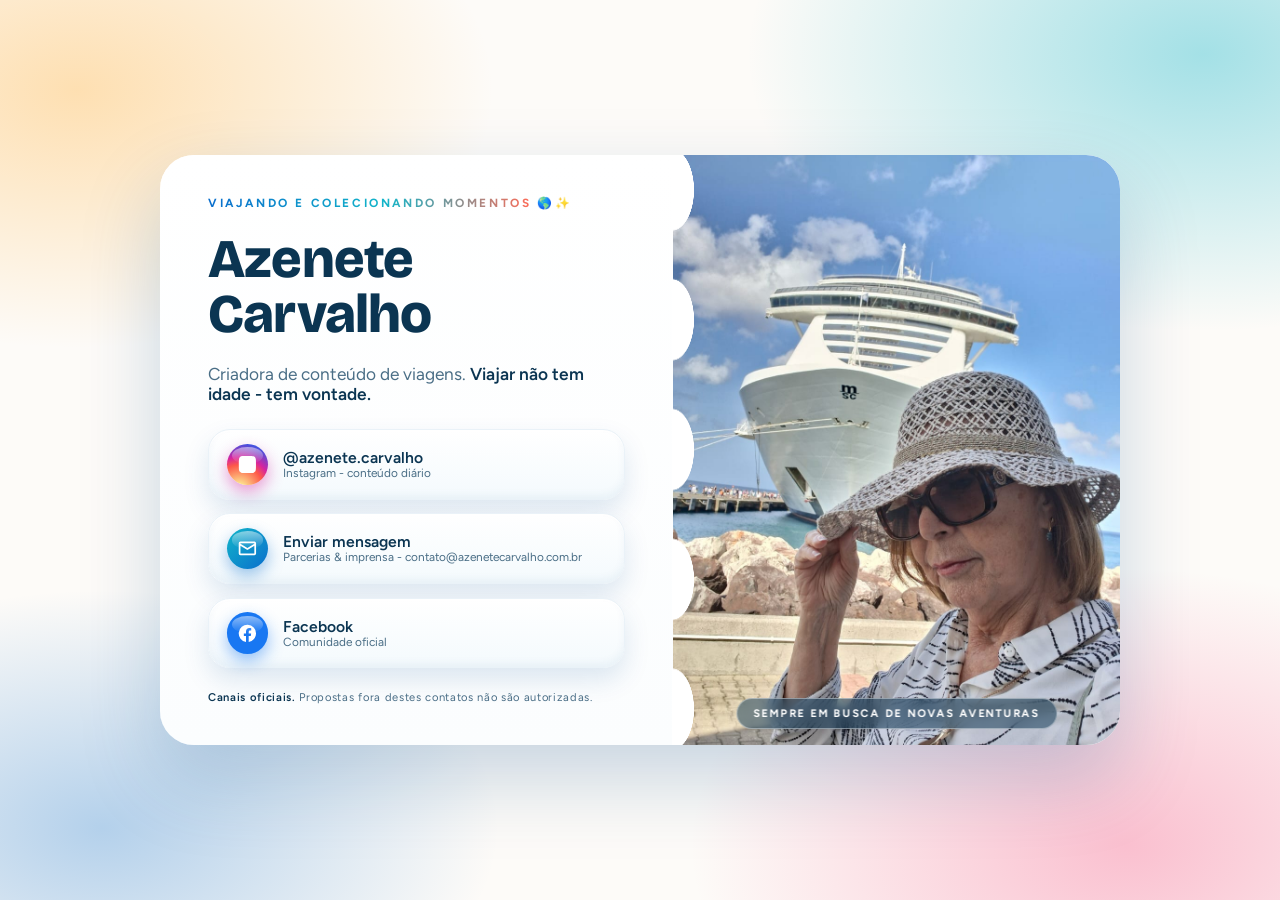
<file: index_bkp_21072026.html>
<!DOCTYPE html>
<html lang="pt-BR">
<head>
<meta charset="UTF-8">
<meta name="viewport" content="width=device-width, initial-scale=1.0">
<title>Dona Azenete - Cruzeiros &amp; Viagens</title>
<meta name="description" content="Azenete Carvalho, criadora de conteúdo de viagens. Canais oficiais de contato.">
<link rel="preconnect" href="https://fonts.googleapis.com">
<link rel="preconnect" href="https://fonts.gstatic.com" crossorigin>
<link href="https://fonts.googleapis.com/css2?family=Bricolage+Grotesque:wght@600;800&family=Figtree:wght@400;600;700&display=swap" rel="stylesheet">
<link rel="icon" href="data:image/svg+xml,<svg xmlns='http://www.w3.org/2000/svg' viewBox='0 0 100 100'><text y='.9em' font-size='90'>✈️🚢</text></svg>">
<style>
  :root{
    --ceu:#EFF8FD;
    --turquesa:#12B5C9;
    --azul:#0A6ECD;
    --coral:#FF6B57;
    --rosa:#F4437A;
    --sol:#FFB648;
    --tinta:#0B3552;
    --suave:#4A6E86;
    --branco:#FFFFFF;
  }
  *{margin:0;padding:0;box-sizing:border-box;}
  html,body{height:100%;}
  body{
    font-family:'Figtree',sans-serif;
    color:var(--tinta);
    background:
      radial-gradient(42rem 26rem at 6% 10%,rgba(255,182,72,.4) 0%,transparent 62%),
      radial-gradient(46rem 28rem at 94% 6%,rgba(18,181,201,.38) 0%,transparent 62%),
      radial-gradient(44rem 28rem at 88% 94%,rgba(244,67,122,.32) 0%,transparent 62%),
      radial-gradient(40rem 24rem at 8% 92%,rgba(10,110,205,.3) 0%,transparent 62%),
      radial-gradient(30rem 20rem at 50% 50%,rgba(143,233,245,.22) 0%,transparent 70%),
      #FDFBF8;
    display:grid;
    place-items:center;
    padding:clamp(.8rem,2.5vh,2rem);
    overflow:hidden;
  }
  a:focus-visible{outline:3px solid var(--azul);outline-offset:3px;border-radius:8px;}

  .cartao{
    display:grid;
    grid-template-columns:minmax(0,1.15fr) minmax(0,1fr);
    width:min(60rem,100%);
    max-height:min(92svh,44rem);
    background:linear-gradient(180deg,#FFFFFF,#FBFDFE);
    border-radius:34px;
    box-shadow:
      0 34px 80px rgba(11,78,143,.22),
      inset 0 2px 0 rgba(255,255,255,.9);
    overflow:hidden;
  }

  /* ===== texto ===== */
  .info{
    padding:clamp(1.6rem,4.5vh,3.2rem) clamp(1.5rem,4vw,3rem);
    display:flex;flex-direction:column;justify-content:center;gap:clamp(.9rem,2.4vh,1.4rem);
    min-width:0;
  }
  .info .ola{
    font-size:.74rem;font-weight:700;letter-spacing:.22em;text-transform:uppercase;
  }
  .info .ola .grad{
    background:linear-gradient(90deg,var(--azul),var(--turquesa) 55%,var(--coral));
    -webkit-background-clip:text;background-clip:text;color:transparent;
  }
  .info h1{
    font-family:'Bricolage Grotesque',sans-serif;
    font-weight:800;
    font-size:clamp(2rem,5.2vw,3.4rem);
    line-height:1.02;letter-spacing:-.015em;
  }
  .info .frase{
    font-size:clamp(.95rem,1.6vw,1.08rem);
    color:var(--suave);
    max-width:24rem;
  }
  .info .frase b{color:var(--tinta);font-weight:600;}

  .acoes{display:flex;flex-direction:column;gap:.85rem;margin-top:.2rem;}
  .acao{
    display:flex;align-items:center;gap:.95rem;
    text-decoration:none;
    font-weight:600;font-size:.98rem;
    color:var(--tinta);
    background:linear-gradient(180deg,#FFFFFF,#F4FAFD);
    border:1px solid #EAF2F8;
    border-radius:22px;
    padding:.85rem 1.1rem;
    box-shadow:
      0 12px 26px rgba(11,78,143,.13),
      inset 0 1.5px 0 rgba(255,255,255,.95),
      inset 0 -4px 8px rgba(11,78,143,.05);
    transition:transform .2s,box-shadow .2s;
  }
  .acao:hover{
    transform:translateY(-3px);
    box-shadow:
      0 18px 36px rgba(11,78,143,.19),
      inset 0 1.5px 0 rgba(255,255,255,.95),
      inset 0 -4px 8px rgba(11,78,143,.05);
  }
  .acao .ic{
    width:2.6rem;height:2.6rem;flex:none;
    border-radius:50%;
    display:grid;place-items:center;
    color:var(--branco);
    position:relative;
    overflow:hidden;
  }
  .acao .ic::after{ /* brilho de vidro na moeda */
    content:"";
    position:absolute;left:12%;top:8%;right:12%;height:42%;
    border-radius:50%;
    background:linear-gradient(180deg,rgba(255,255,255,.5),rgba(255,255,255,0));
  }
  .acao .ic svg{width:1.3rem;height:1.3rem;fill:currentColor;position:relative;z-index:1;}
  /* gradiente oficial do Instagram */
  .acao.insta .ic{
    background:radial-gradient(circle at 30% 110%,#FDF497 0%,#FDF497 5%,#FD5949 45%,#D6249F 60%,#285AEB 90%);
    box-shadow:0 7px 16px rgba(214,36,159,.45);
  }
  /* azul oficial do Facebook */
  .acao.face .ic{
    background:#1877F2;
    box-shadow:0 7px 16px rgba(24,119,242,.45);
  }
  .acao.mail .ic{
    background:linear-gradient(135deg,var(--turquesa),var(--azul));
    box-shadow:0 7px 16px rgba(10,110,205,.4);
  }
  .acao small{
    display:block;font-weight:400;font-size:.74rem;color:var(--suave);
    line-height:1.15;
  }
  .selo{
    font-size:.7rem;color:var(--suave);
    letter-spacing:.06em;
  }
  .selo b{color:var(--tinta);font-weight:600;}

  /* ===== foto ===== */
  .foto{
    position:relative;
    min-height:100%;
    min-width:0;
  }
  .foto img{
    position:absolute;inset:0;
    width:100%;height:100%;
    object-fit:cover;object-position:center 22%;
  }
  .foto::after{ /* onda que invade a foto */
    content:"";
    position:absolute;left:-1px;top:0;bottom:0;width:3.4rem;
    background:radial-gradient(2.2rem 50% at 0% 50%,var(--branco) 62%,transparent 63%) left center/100% 22% repeat-y;
  }
  .foto .badge{
    position:absolute;left:50%;bottom:1rem;transform:translateX(-50%);
    white-space:nowrap;
    font-size:.68rem;font-weight:700;letter-spacing:.16em;text-transform:uppercase;
    color:var(--branco);
    background:rgba(11,53,82,.5);
    backdrop-filter:blur(6px);
    border:1px solid rgba(255,255,255,.4);
    padding:.5rem 1rem;border-radius:999px;
  }

  @media (prefers-reduced-motion:no-preference){
    .cartao{animation:chegar .8s cubic-bezier(.2,.7,.3,1) both;}
    @keyframes chegar{from{opacity:0;transform:translateY(22px) scale(.985);}to{opacity:1;transform:none;}}
  }

  /* ===== MODAL (checkbox hack, sem JS) ===== */
  .modal-chave{position:absolute;opacity:0;pointer-events:none;}
  .modal-fundo{
    position:fixed;inset:0;z-index:60;
    display:grid;place-items:center;
    padding:1rem;
    background:rgba(11,53,82,.45);
    backdrop-filter:blur(7px);
    opacity:0;visibility:hidden;
    transition:opacity .3s,visibility .3s;
  }
  .modal-chave:checked ~ .modal-fundo{opacity:1;visibility:visible;}
  .modal-fechar-area{position:absolute;inset:0;cursor:pointer;}
  .modal{
    position:relative;
    width:min(26rem,100%);
    max-height:92svh;
    overflow:auto;
    background:linear-gradient(180deg,#FFFFFF,#F7FBFE);
    border-radius:26px;
    padding:1.8rem 1.7rem 1.7rem;
    box-shadow:0 30px 70px rgba(11,53,82,.35),inset 0 2px 0 rgba(255,255,255,.9);
    transform:translateY(16px) scale(.97);
    transition:transform .3s cubic-bezier(.2,.7,.3,1);
  }
  .modal-chave:checked ~ .modal-fundo .modal{transform:none;}
  .modal-x{
    position:absolute;top:.9rem;right:.9rem;
    width:2.1rem;height:2.1rem;
    display:grid;place-items:center;
    border-radius:50%;
    background:var(--ceu);
    color:var(--suave);
    font-size:.95rem;font-weight:700;
    cursor:pointer;
    transition:background .2s,color .2s;
  }
  .modal-x:hover{background:#FFE3EA;color:var(--rosa);}
  .modal h2{
    font-family:'Bricolage Grotesque',sans-serif;
    font-weight:800;font-size:1.45rem;letter-spacing:-.01em;
  }
  .modal-sub{font-size:.86rem;color:var(--suave);margin:.3rem 0 1.2rem;}
  .campo{margin-bottom:.9rem;}
  .campo label{
    display:block;
    font-size:.7rem;font-weight:700;letter-spacing:.14em;text-transform:uppercase;
    color:var(--suave);
    margin-bottom:.35rem;
  }
  .campo input,.campo textarea{
    width:100%;
    font-family:'Figtree',sans-serif;font-size:.95rem;
    color:var(--tinta);
    background:var(--branco);
    border:1.5px solid #DCEBF4;
    border-radius:14px;
    padding:.75rem .9rem;
    transition:border-color .2s,box-shadow .2s;
    resize:vertical;
  }
  .campo input:focus,.campo textarea:focus{
    outline:none;
    border-color:var(--turquesa);
    box-shadow:0 0 0 4px rgba(18,181,201,.18);
  }
  .enviar{
    width:100%;
    font-family:'Figtree',sans-serif;
    font-weight:700;font-size:1rem;
    color:var(--branco);
    background:linear-gradient(90deg,var(--coral),var(--rosa));
    border:none;border-radius:999px;
    padding:.95rem;
    cursor:pointer;
    box-shadow:0 12px 26px rgba(244,67,122,.4);
    transition:transform .2s,box-shadow .2s;
  }
  .enviar:hover{transform:translateY(-2px);box-shadow:0 16px 32px rgba(244,67,122,.5);}
  .acao.mail{cursor:pointer;}

  /* ===== mobile: foto no topo, tudo numa tela ===== */
  @media (max-width:700px){
    body{padding:.7rem;}
    .cartao{
      grid-template-columns:1fr;
      grid-template-rows:minmax(0,42svh) auto;
      max-height:96svh;
    }
    .foto{order:-1;}
    .foto::after{
      left:0;right:0;top:auto;bottom:-1px;width:auto;height:2.6rem;
      background:radial-gradient(50% 1.8rem at 50% 100%,var(--branco) 62%,transparent 63%) center bottom/22% 100% repeat-x;
    }
    .foto img{object-position:center 18%;}
    .foto .badge{display:none;}
    .info{padding:1.2rem 1.3rem 1.4rem;gap:.7rem;}
    .info h1{font-size:1.75rem;}
    .info .frase{font-size:.9rem;}
    .acao{padding:.7rem .9rem;font-size:.92rem;}
    .acao .ic{width:2rem;height:2rem;border-radius:10px;}
  }
</style>
</head>
<body>

<main class="cartao">
  <section class="info">
    <span class="ola"><span class="grad">Viajando e colecionando momentos</span> 🌎✨</span>
    <h1>Azenete Carvalho</h1>
    <p class="frase">Criadora de conteúdo de viagens. <b>Viajar não tem idade - tem vontade.</b></p>

    <nav class="acoes" aria-label="Contatos oficiais">
      <a class="acao insta" href="https://www.instagram.com/azenete.carvalho" target="_blank" rel="noopener">
        <span class="ic"><svg viewBox="0 0 24 24" aria-hidden="true"><path d="M12 2.2c3.2 0 3.6 0 4.9.1 1.2.1 1.8.2 2.2.4.6.2 1 .5 1.4.9.4.4.7.8.9 1.4.2.4.4 1 .4 2.2.1 1.3.1 1.7.1 4.9s0 3.6-.1 4.9c-.1 1.2-.2 1.8-.4 2.2-.2.6-.5 1-.9 1.4-.4.4-.8.7-1.4.9-.4.2-1 .4-2.2.4-1.3.1-1.7.1-4.9.1s-3.6 0-4.9-.1c-1.2-.1-1.8-.2-2.2-.4-.6-.2-1-.5-1.4-.9-.4-.4-.7-.8-.9-1.4-.2-.4-.4-1-.4-2.2-.1-1.3-.1-1.7-.1-4.9s0-3.6.1-4.9c.1-1.2.2-1.8.4-2.2.2-.6.5-1 .9-1.4.4-.4.8-.7 1.4-.9.4-.2 1-.4 2.2-.4 1.3-.1 1.7-.1 4.9-.1zm0 3.6a5.4 5.4 0 1 1 0 10.8 5.4 5.4 0 0 1 0-10.8zm0 2a3.4 3.4 0 1 0 0 6.8 3.4 3.4 0 0 0 0-6.8zm5.6-2.5a1.3 1.3 0 1 1-2.6 0 1.3 1.3 0 0 1 2.6 0z"/></svg></span>
        <span>@azenete.carvalho<small>Instagram - conteúdo diário</small></span>
      </a>
      <label class="acao mail" for="abrir-contato" role="button" tabindex="0">
        <span class="ic"><svg viewBox="0 0 24 24" aria-hidden="true"><path d="M20 4H4a2 2 0 0 0-2 2v12a2 2 0 0 0 2 2h16a2 2 0 0 0 2-2V6a2 2 0 0 0-2-2zm0 2v.5l-8 5-8-5V6h16zM4 18V8.9l7.5 4.7c.3.2.7.2 1 0L20 8.9V18H4z"/></svg></span>
        <span>Enviar mensagem<small>Parcerias &amp; imprensa - contato@azenetecarvalho.com.br</small></span>
      </label>
      <a class="acao face" href="https://www.facebook.com/share/17AZVRUCJy/" target="_blank" rel="noopener">
        <span class="ic"><svg viewBox="0 0 24 24" aria-hidden="true"><path d="M22 12a10 10 0 1 0-11.6 9.9v-7H7.9V12h2.5V9.8c0-2.5 1.5-3.9 3.8-3.9 1.1 0 2.2.2 2.2.2v2.5h-1.3c-1.2 0-1.6.8-1.6 1.6V12h2.8l-.4 2.9h-2.4v7A10 10 0 0 0 22 12z"/></svg></span>
        <span>Facebook<small>Comunidade oficial</small></span>
      </a>
    </nav>

    <p class="selo"><b>Canais oficiais.</b> Propostas fora destes contatos não são autorizadas.</p>
  </section>

  <figure class="foto">
    <img src="azenete.jpg" alt="Azenete Carvalho de azul na popa do navio, com a esteira do cruzeiro ao fundo">
    <figcaption class="badge">Sempre em busca de novas aventuras</figcaption>
  </figure>
</main>

<!-- ===== MODAL DE CONTATO (só HTML/CSS via checkbox) ===== -->
<input type="checkbox" id="abrir-contato" class="modal-chave" aria-hidden="true">
<div class="modal-fundo" aria-hidden="true">
  <label for="abrir-contato" class="modal-fechar-area" aria-label="Fechar formulário"></label>
  <section class="modal" role="dialog" aria-modal="true" aria-labelledby="titulo-form">
    <label for="abrir-contato" class="modal-x" role="button" tabindex="0" aria-label="Fechar">✕</label>
    <h2 id="titulo-form">Fale com a Azenete</h2>
    <p class="modal-sub">Parcerias, imprensa e convites — respondemos pelo e-mail oficial.</p>
    <form action="https://formsubmit.co/contato@azenetecarvalho.com.br" method="POST">
      <input type="hidden" name="_subject" value="Contato pelo site — azenetecarvalho.com.br">
      <input type="hidden" name="_next" value="https://www.azenetecarvalho.com.br/obrigado.html">
      <input type="hidden" name="_captcha" value="false">
      <input type="text" name="_honey" style="display:none" tabindex="-1" autocomplete="off">
      <div class="campo">
        <label for="f-nome">Seu nome</label>
        <input id="f-nome" type="text" name="nome" required autocomplete="name" placeholder="Como podemos te chamar?">
      </div>
      <div class="campo">
        <label for="f-email">Seu e-mail</label>
        <input id="f-email" type="email" name="email" required autocomplete="email" placeholder="voce@empresa.com.br">
      </div>
      <div class="campo">
        <label for="f-msg">Mensagem</label>
        <textarea id="f-msg" name="mensagem" rows="4" required placeholder="Conte sua proposta ou convite…"></textarea>
      </div>
      <button class="enviar" type="submit">Enviar mensagem ✈️</button>
    </form>
  </section>
</div>

</body>
</html>
</file>
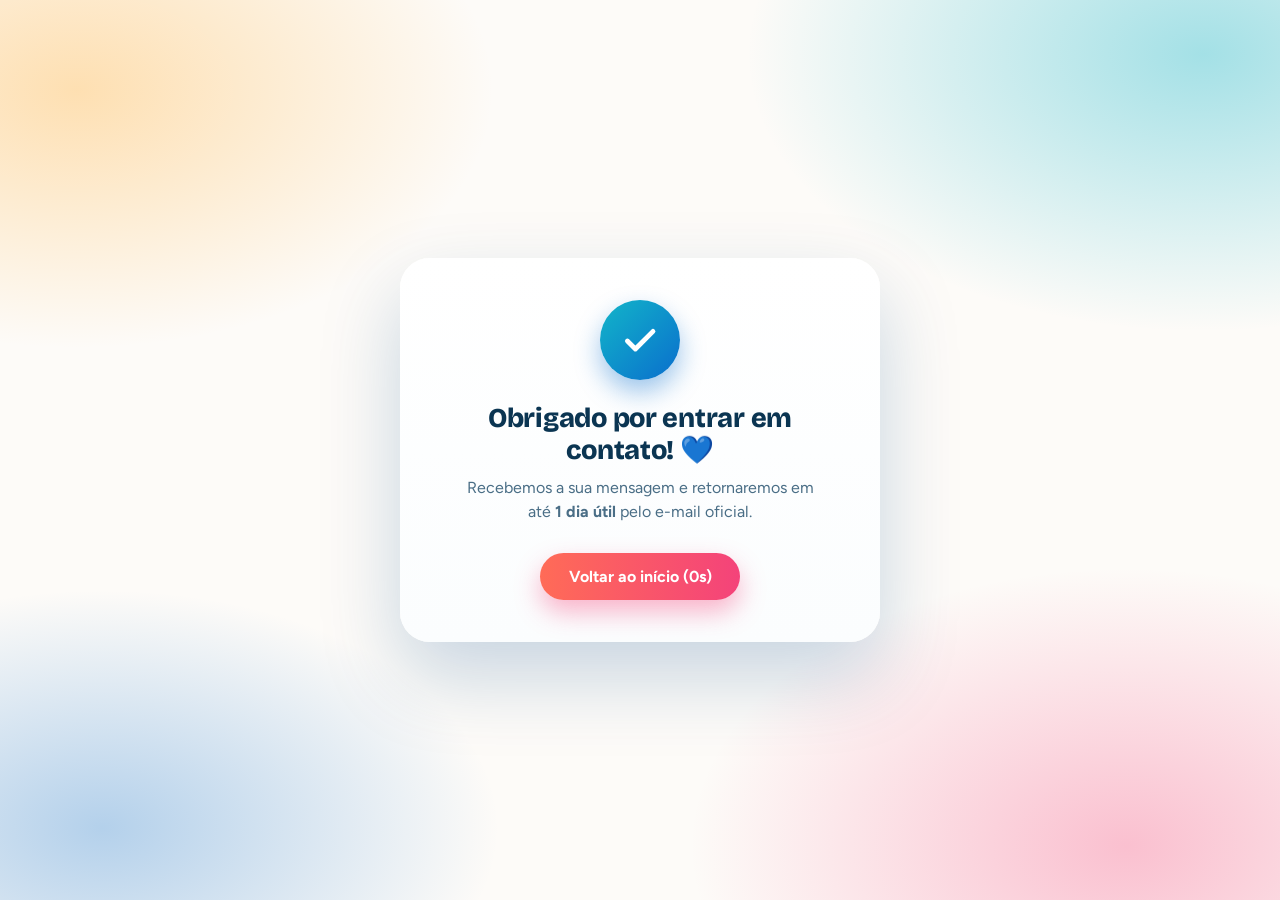
<file: obrigado.html>
<!DOCTYPE html>
<html lang="pt-BR">
<head>
<meta charset="UTF-8">
<meta name="viewport" content="width=device-width, initial-scale=1.0">
<title>Mensagem enviada — Azenete Carvalho</title>
<meta name="robots" content="noindex">
<!-- volta pra home automaticamente após 10s -->
<meta http-equiv="refresh" content="10;url=https://www.azenetecarvalho.com.br/">
<link rel="icon" href="data:image/svg+xml,<svg xmlns='http://www.w3.org/2000/svg' viewBox='0 0 100 100'><text y='.9em' font-size='90'>🌎</text></svg>">
<link rel="preconnect" href="https://fonts.googleapis.com">
<link rel="preconnect" href="https://fonts.gstatic.com" crossorigin>
<link href="https://fonts.googleapis.com/css2?family=Bricolage+Grotesque:wght@600;800&family=Figtree:wght@400;600;700&display=swap" rel="stylesheet">
<style>
  :root{
    --turquesa:#12B5C9; --azul:#0A6ECD; --coral:#FF6B57; --rosa:#F4437A;
    --sol:#FFB648; --tinta:#0B3552; --suave:#4A6E86; --branco:#FFFFFF;
  }
  /* habilita animar um número inteiro em CSS puro */
  @property --seg{ syntax:'<integer>'; initial-value:10; inherits:false; }
  *{margin:0;padding:0;box-sizing:border-box;}
  html,body{height:100%;}
  body{
    font-family:'Figtree',sans-serif; color:var(--tinta);
    background:
      radial-gradient(42rem 26rem at 6% 10%,rgba(255,182,72,.4) 0%,transparent 62%),
      radial-gradient(46rem 28rem at 94% 6%,rgba(18,181,201,.38) 0%,transparent 62%),
      radial-gradient(44rem 28rem at 88% 94%,rgba(244,67,122,.32) 0%,transparent 62%),
      radial-gradient(40rem 24rem at 8% 92%,rgba(10,110,205,.3) 0%,transparent 62%),
      #FDFBF8;
    display:grid; place-items:center; padding:1rem; overflow:hidden;
  }
  .cartao{
    width:min(30rem,100%); text-align:center;
    background:linear-gradient(180deg,#FFFFFF,#FBFDFE);
    border-radius:30px; padding:2.6rem 2rem;
    box-shadow:0 34px 80px rgba(11,78,143,.22),inset 0 2px 0 rgba(255,255,255,.9);
    animation:chegar .7s cubic-bezier(.2,.7,.3,1) both;
  }
  @keyframes chegar{from{opacity:0;transform:translateY(20px) scale(.98);}to{opacity:1;transform:none;}}
  .check{
    width:5rem;height:5rem;margin:0 auto 1.4rem;border-radius:50%;
    background:linear-gradient(135deg,var(--turquesa),var(--azul));
    display:grid;place-items:center;
    box-shadow:0 12px 26px rgba(10,110,205,.4);
    animation:pulso .6s .2s both;
  }
  @keyframes pulso{from{transform:scale(0);}60%{transform:scale(1.12);}to{transform:scale(1);}}
  .check svg{width:2.4rem;height:2.4rem;fill:none;stroke:#fff;stroke-width:3;stroke-linecap:round;stroke-linejoin:round;}
  h1{font-family:'Bricolage Grotesque',sans-serif;font-weight:800;font-size:1.7rem;letter-spacing:-.01em;margin-bottom:.6rem;}
  p{color:var(--suave);font-size:1rem;line-height:1.5;max-width:22rem;margin:0 auto 1.8rem;}
  .voltar{
    display:inline-block;text-decoration:none;
    font-family:'Figtree',sans-serif;font-weight:700;font-size:1rem;color:var(--branco);
    background:linear-gradient(90deg,var(--coral),var(--rosa));
    border:none;border-radius:999px;padding:.9rem 1.8rem;cursor:pointer;
    box-shadow:0 12px 26px rgba(244,67,122,.4);
    transition:transform .2s,box-shadow .2s;
  }
  .voltar:hover{transform:translateY(-2px);box-shadow:0 16px 32px rgba(244,67,122,.5);}
  /* contagem regressiva 100% CSS */
  .voltar .seg{ counter-reset:s var(--seg); animation:conta 10s steps(10) forwards; }
  .voltar .seg::after{ content:" (" counter(s) "s)"; }
  @keyframes conta{ to{ --seg:0; } }
</style>
</head>
<body>
  <main class="cartao" role="alert">
    <div class="check">
      <svg viewBox="0 0 24 24" aria-hidden="true"><path d="M4 12.5l5 5 11-11"/></svg>
    </div>
    <h1>Obrigado por entrar em contato! 💙</h1>
    <p>Recebemos a sua mensagem e retornaremos em até <b>1 dia útil</b> pelo e-mail oficial.</p>
    <a class="voltar" href="https://www.azenetecarvalho.com.br/">Voltar ao início<span class="seg"></span></a>
  </main>
</body>
</html>
</file>
